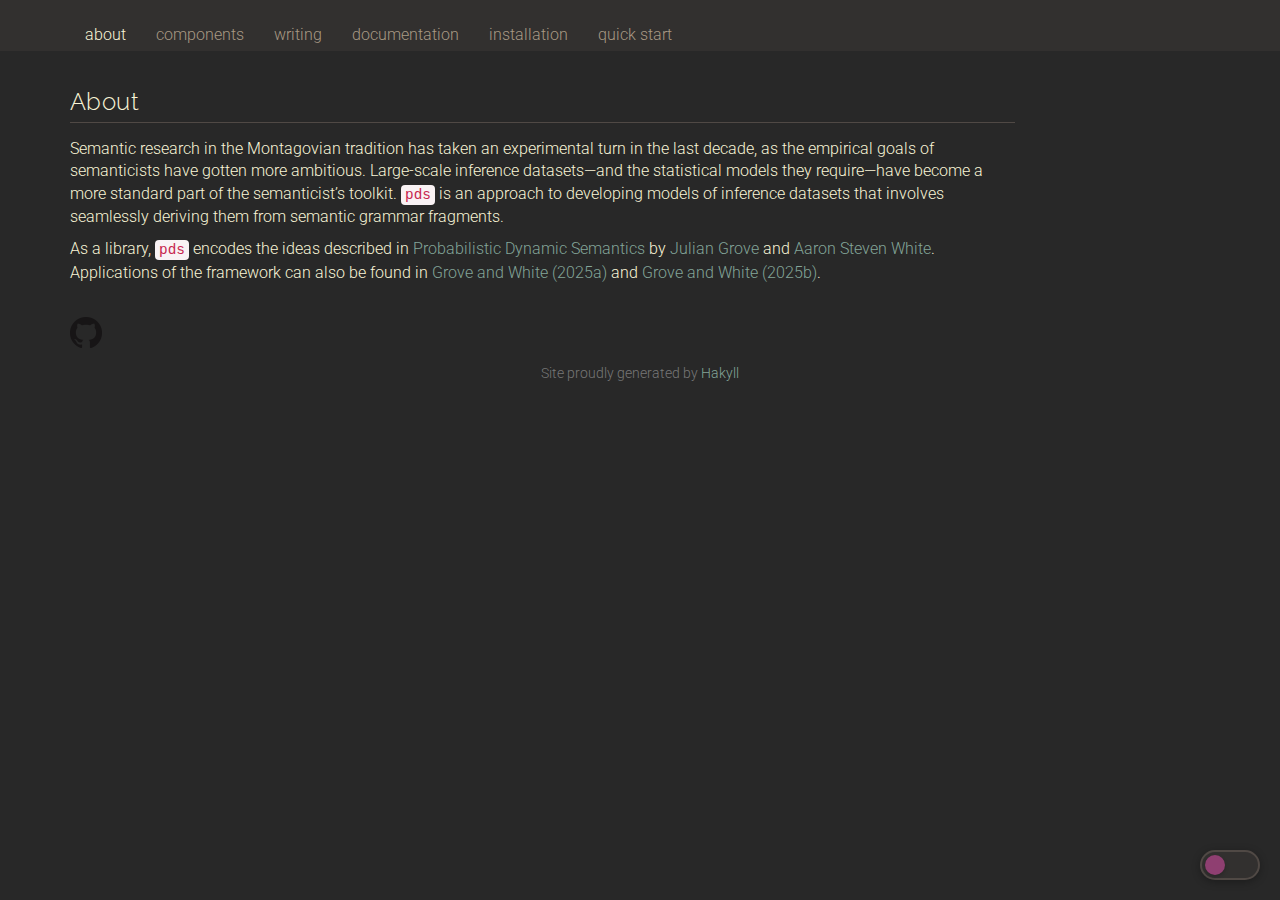
<file: index.html>
<!DOCTYPE html>
<html lang="en" data-theme="dark">
  <head>
    <!-- Google tag (gtag.js) -->
    <script async src="https://www.googletagmanager.com/gtag/js?id=G-W5NWCF9Y4X"></script>
    <script>
      window.dataLayer = window.dataLayer || [];
      function gtag(){dataLayer.push(arguments);}
      gtag('js', new Date());
      gtag('config', 'G-W5NWCF9Y4X');
    </script>

    <meta charset="utf-8">
    <meta name="viewport" content="width=device-width, initial-scale=1.0">
    <meta http-equiv="X-UA-Compatible" content="IE=edge">

    <title>probabilistic dynamic semantics - about</title>

    <!-- Fonts -->
    <link rel="stylesheet" href="https://fonts.googleapis.com/css2?family=Raleway:wght@400;500;600&family=Roboto:wght@300;400;500&display=swap">

    <!-- Bootstrap -->
    <link rel="stylesheet" href="https://maxcdn.bootstrapcdn.com/bootstrap/3.3.7/css/bootstrap.min.css">

    <!-- Site styles -->
    <link rel="stylesheet" href="./css/styles.css">

    <!-- jQuery + Bootstrap JS -->
    <script src="https://ajax.googleapis.com/ajax/libs/jquery/1.11.1/jquery.min.js" type="text/javascript"></script>
    <script src="https://maxcdn.bootstrapcdn.com/bootstrap/3.3.7/js/bootstrap.min.js"></script>

    <!-- Print + screen -->
    <link rel="stylesheet" type="text/css" href="./css/screen.css">
    <link rel="stylesheet" type="text/css" media="print" href="./css/print.css">
  </head>

  <body>
    <div class="container">
      <nav id="navbar" class="navbar navbar-default navbar-fixed-top">
        <div class="container">
          <div class="navbar-header">
            <button type="button" class="navbar-toggle" data-toggle="collapse" data-target=".navbar-collapse">
              <span class="sr-only">Toggle navigation</span>
              <span class="icon-bar"></span>
              <span class="icon-bar"></span>
              <span class="icon-bar"></span>
            </button>
          </div>

          <div class="navbar-collapse collapse">
<ul class="nav navbar-nav"><li class="active"><a href="index.html">about</a></li><li><a href="components.html">components</a></li><li><a href="writing.html">writing</a></li><li><a href="documentation.html">documentation</a></li><li><a href="installation.html">installation</a></li><li><a href="quickstart.html">quick start</a></li></ul>
</div>
        </div>
      </nav>

      <div class="row">
        <main role="main" class="col-md-10">
          <h2 id="about">About</h2>
<p>Semantic research in the Montagovian tradition has taken an experimental turn in the last decade, as the empirical goals of semanticists have gotten more ambitious.
Large-scale inference datasets—and the statistical models they require—have become a more standard part of the semanticist’s toolkit.
<code>pds</code> is an approach to developing models of inference datasets that involves seamlessly deriving them from semantic grammar fragments.</p>
<p>As a library, <code>pds</code> encodes the ideas described in <a href="https://lingbuzz.net/lingbuzz/008478">Probabilistic Dynamic Semantics</a> by <a href="https://juliangrove.github.io/">Julian Grove</a> and <a href="https://aaronstevenwhite.io/">Aaron Steven White</a>.
Applications of the framework can also be found in <a href="https://ling.auf.net/lingbuzz/007450">Grove and White (2025a)</a> and <a href="https://journals.linguisticsociety.org/proceedings/index.php/ELM/article/view/5857">Grove and White (2025b)</a>.</p>
          <br>
          <a href="https://github.com/probabilistic-dynamic-semantics" onclick="ga('send', 'event', 'link', 'click', 'github');">
            <img src="images/GitHub-Mark-32px.png">
          </a>
        </main>
      </div>

      <footer class="text-muted small">
        Site proudly generated by
        <a href="http://jaspervdj.be/hakyll">Hakyll</a>
      </footer>
    </div>

    <!-- Floating theme toggle -->
    <button id="theme-toggle" class="theme-toggle" aria-label="Toggle light / dark mode" title="Toggle light / dark mode">
      <!-- 🌙 -->
    </button>

    <!-- Theme toggle logic -->
    <script>
    (function () {
      const root = document.documentElement;
      const toggle = document.getElementById("theme-toggle");

      const saved = localStorage.getItem("theme");
      if (saved) {
        root.dataset.theme = saved;
      }

      // toggle.textContent =
        // root.dataset.theme === "light" ? "🌙" : "☀️";

      toggle.addEventListener("click", function () {
        const next =
          root.dataset.theme === "light" ? "dark" : "light";
        root.dataset.theme = next;
        localStorage.setItem("theme", next);
        // toggle.textContent = next === "light" ? "🌙" : "☀️";
      });
    })();
    </script>
  </body>
</html>
</file>
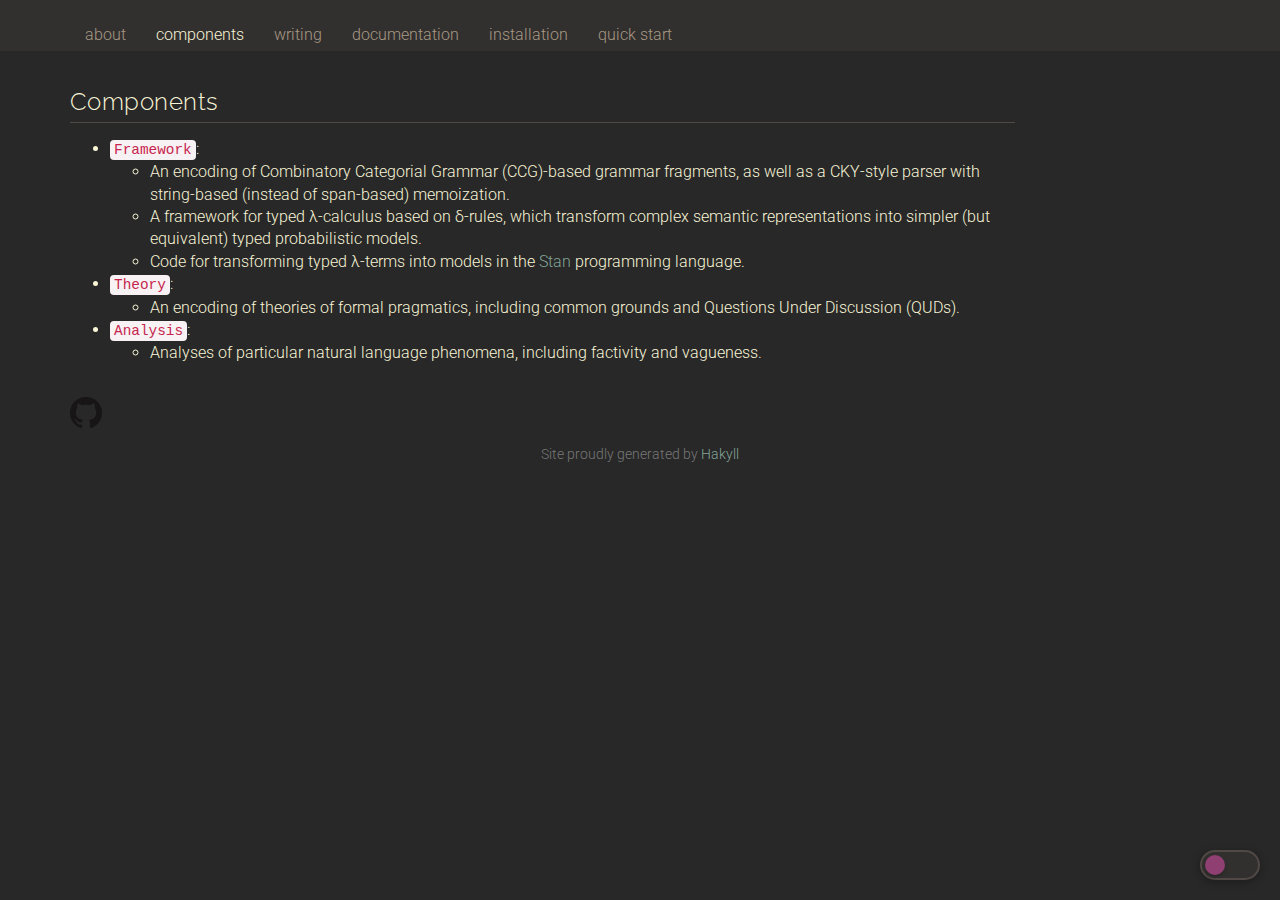
<file: components.html>
<!DOCTYPE html>
<html lang="en" data-theme="dark">
  <head>
    <meta charset="utf-8">
    <meta name="viewport" content="width=device-width, initial-scale=1.0">
    <meta http-equiv="X-UA-Compatible" content="IE=edge">

    <title>probabilistic dynamic semantics - components</title>

    <!-- Fonts -->
    <link rel="stylesheet" href="https://fonts.googleapis.com/css2?family=Raleway:wght@400;500;600&family=Roboto:wght@300;400;500&display=swap">

    <!-- Bootstrap -->
    <link rel="stylesheet" href="https://maxcdn.bootstrapcdn.com/bootstrap/3.3.7/css/bootstrap.min.css">

    <!-- Site styles -->
    <link rel="stylesheet" href="./css/styles.css">

    <!-- jQuery + Bootstrap JS -->
    <script src="https://ajax.googleapis.com/ajax/libs/jquery/1.11.1/jquery.min.js" type="text/javascript"></script>
    <script src="https://maxcdn.bootstrapcdn.com/bootstrap/3.3.7/js/bootstrap.min.js"></script>

    <!-- Print + screen -->
    <link rel="stylesheet" type="text/css" href="./css/screen.css">
    <link rel="stylesheet" type="text/css" media="print" href="./css/print.css">
  </head>

  <body>
    <div class="container">
      <nav id="navbar" class="navbar navbar-default navbar-fixed-top">
        <div class="container">
          <div class="navbar-header">
            <button type="button" class="navbar-toggle" data-toggle="collapse" data-target=".navbar-collapse">
              <span class="sr-only">Toggle navigation</span>
              <span class="icon-bar"></span>
              <span class="icon-bar"></span>
              <span class="icon-bar"></span>
            </button>
          </div>

          <div class="navbar-collapse collapse">
<ul class="nav navbar-nav"><li><a href="index.html">about</a></li><li class="active"><a href="components.html">components</a></li><li><a href="writing.html">writing</a></li><li><a href="documentation.html">documentation</a></li><li><a href="installation.html">installation</a></li><li><a href="quickstart.html">quick start</a></li></ul>
</div>
        </div>
      </nav>

      <div class="row">
        <main role="main" class="col-md-10">
          <h2 id="components">Components</h2>
<ul>
<li><a href="https://github.com/probabilistic-dynamic-semantics/pds/tree/main/src/Framework"><code>Framework</code></a>:
<ul>
<li>An encoding of Combinatory Categorial Grammar (CCG)-based grammar fragments, as well as a CKY-style parser with string-based (instead of span-based) memoization.</li>
<li>A framework for typed λ-calculus based on δ-rules, which transform complex semantic representations into simpler (but equivalent) typed probabilistic models.</li>
<li>Code for transforming typed λ-terms into models in the <a href="https://mc-stan.org/">Stan</a> programming language.</li>
</ul></li>
<li><a href="https://github.com/probabilistic-dynamic-semantics/pds/tree/main/src/Theory"><code>Theory</code></a>:
<ul>
<li>An encoding of theories of formal pragmatics, including common grounds and Questions Under Discussion (QUDs).</li>
</ul></li>
<li><a href="https://github.com/probabilistic-dynamic-semantics/pds/tree/main/src/Analysis"><code>Analysis</code></a>:
<ul>
<li>Analyses of particular natural language phenomena, including factivity and vagueness.</li>
</ul></li>
</ul>
          <br>
          <a href="https://github.com/probabilistic-dynamic-semantics" onclick="ga('send', 'event', 'link', 'click', 'github');">
            <img src="images/GitHub-Mark-32px.png">
          </a>
        </main>
      </div>

      <footer class="text-muted small">
        Site proudly generated by
        <a href="http://jaspervdj.be/hakyll">Hakyll</a>
      </footer>
    </div>

    <!-- Floating theme toggle -->
    <button id="theme-toggle" class="theme-toggle" aria-label="Toggle light / dark mode" title="Toggle light / dark mode">
      <!-- 🌙 -->
    </button>

    <!-- Theme toggle logic -->
    <script>
    (function () {
      const root = document.documentElement;
      const toggle = document.getElementById("theme-toggle");

      const saved = localStorage.getItem("theme");
      if (saved) {
        root.dataset.theme = saved;
      }

      // toggle.textContent =
        // root.dataset.theme === "light" ? "🌙" : "☀️";

      toggle.addEventListener("click", function () {
        const next =
          root.dataset.theme === "light" ? "dark" : "light";
        root.dataset.theme = next;
        localStorage.setItem("theme", next);
        // toggle.textContent = next === "light" ? "🌙" : "☀️";
      });
    })();
    </script>
  </body>
</html>
</file>
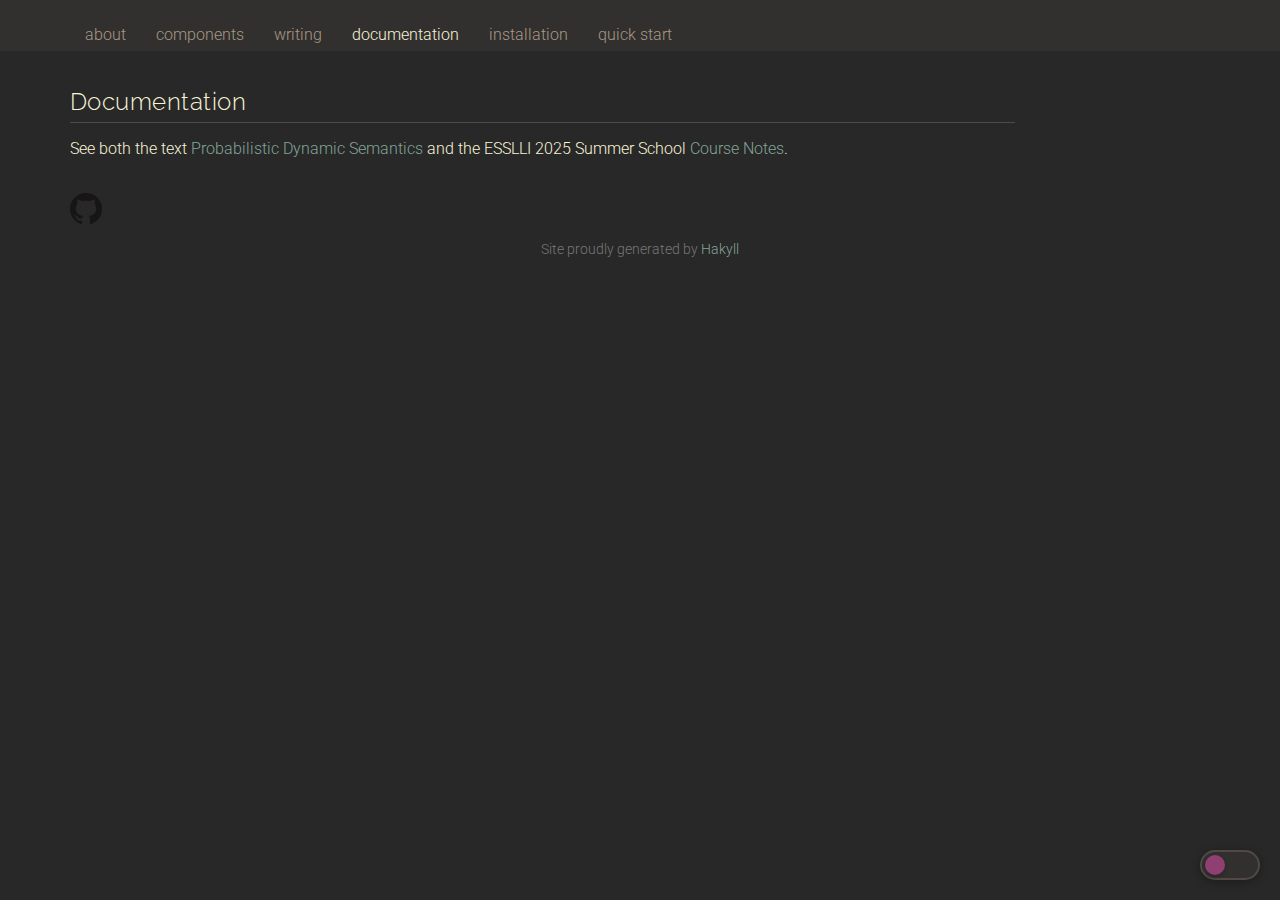
<file: documentation.html>
<!DOCTYPE html>
<html lang="en" data-theme="dark">
  <head>
    <meta charset="utf-8">
    <meta name="viewport" content="width=device-width, initial-scale=1.0">
    <meta http-equiv="X-UA-Compatible" content="IE=edge">

    <title>probabilistic dynamic semantics - documentation</title>

    <!-- Fonts -->
    <link rel="stylesheet" href="https://fonts.googleapis.com/css2?family=Raleway:wght@400;500;600&family=Roboto:wght@300;400;500&display=swap">

    <!-- Bootstrap -->
    <link rel="stylesheet" href="https://maxcdn.bootstrapcdn.com/bootstrap/3.3.7/css/bootstrap.min.css">

    <!-- Site styles -->
    <link rel="stylesheet" href="./css/styles.css">

    <!-- jQuery + Bootstrap JS -->
    <script src="https://ajax.googleapis.com/ajax/libs/jquery/1.11.1/jquery.min.js" type="text/javascript"></script>
    <script src="https://maxcdn.bootstrapcdn.com/bootstrap/3.3.7/js/bootstrap.min.js"></script>

    <!-- Print + screen -->
    <link rel="stylesheet" type="text/css" href="./css/screen.css">
    <link rel="stylesheet" type="text/css" media="print" href="./css/print.css">
  </head>

  <body>
    <div class="container">
      <nav id="navbar" class="navbar navbar-default navbar-fixed-top">
        <div class="container">
          <div class="navbar-header">
            <button type="button" class="navbar-toggle" data-toggle="collapse" data-target=".navbar-collapse">
              <span class="sr-only">Toggle navigation</span>
              <span class="icon-bar"></span>
              <span class="icon-bar"></span>
              <span class="icon-bar"></span>
            </button>
          </div>

          <div class="navbar-collapse collapse">
<ul class="nav navbar-nav"><li><a href="index.html">about</a></li><li><a href="components.html">components</a></li><li><a href="writing.html">writing</a></li><li class="active"><a href="documentation.html">documentation</a></li><li><a href="installation.html">installation</a></li><li><a href="quickstart.html">quick start</a></li></ul>
</div>
        </div>
      </nav>

      <div class="row">
        <main role="main" class="col-md-10">
          <h2 id="documentation">Documentation</h2>
<p>See both the text <a href="https://lingbuzz.net/lingbuzz/008478">Probabilistic Dynamic Semantics</a> and the ESSLLI 2025 Summer School <a href="https://juliangrove.github.io/esslli-2025/notes/">Course Notes</a>.</p>
          <br>
          <a href="https://github.com/probabilistic-dynamic-semantics" onclick="ga('send', 'event', 'link', 'click', 'github');">
            <img src="images/GitHub-Mark-32px.png">
          </a>
        </main>
      </div>

      <footer class="text-muted small">
        Site proudly generated by
        <a href="http://jaspervdj.be/hakyll">Hakyll</a>
      </footer>
    </div>

    <!-- Floating theme toggle -->
    <button id="theme-toggle" class="theme-toggle" aria-label="Toggle light / dark mode" title="Toggle light / dark mode">
      <!-- 🌙 -->
    </button>

    <!-- Theme toggle logic -->
    <script>
    (function () {
      const root = document.documentElement;
      const toggle = document.getElementById("theme-toggle");

      const saved = localStorage.getItem("theme");
      if (saved) {
        root.dataset.theme = saved;
      }

      // toggle.textContent =
        // root.dataset.theme === "light" ? "🌙" : "☀️";

      toggle.addEventListener("click", function () {
        const next =
          root.dataset.theme === "light" ? "dark" : "light";
        root.dataset.theme = next;
        localStorage.setItem("theme", next);
        // toggle.textContent = next === "light" ? "🌙" : "☀️";
      });
    })();
    </script>
  </body>
</html>
</file>
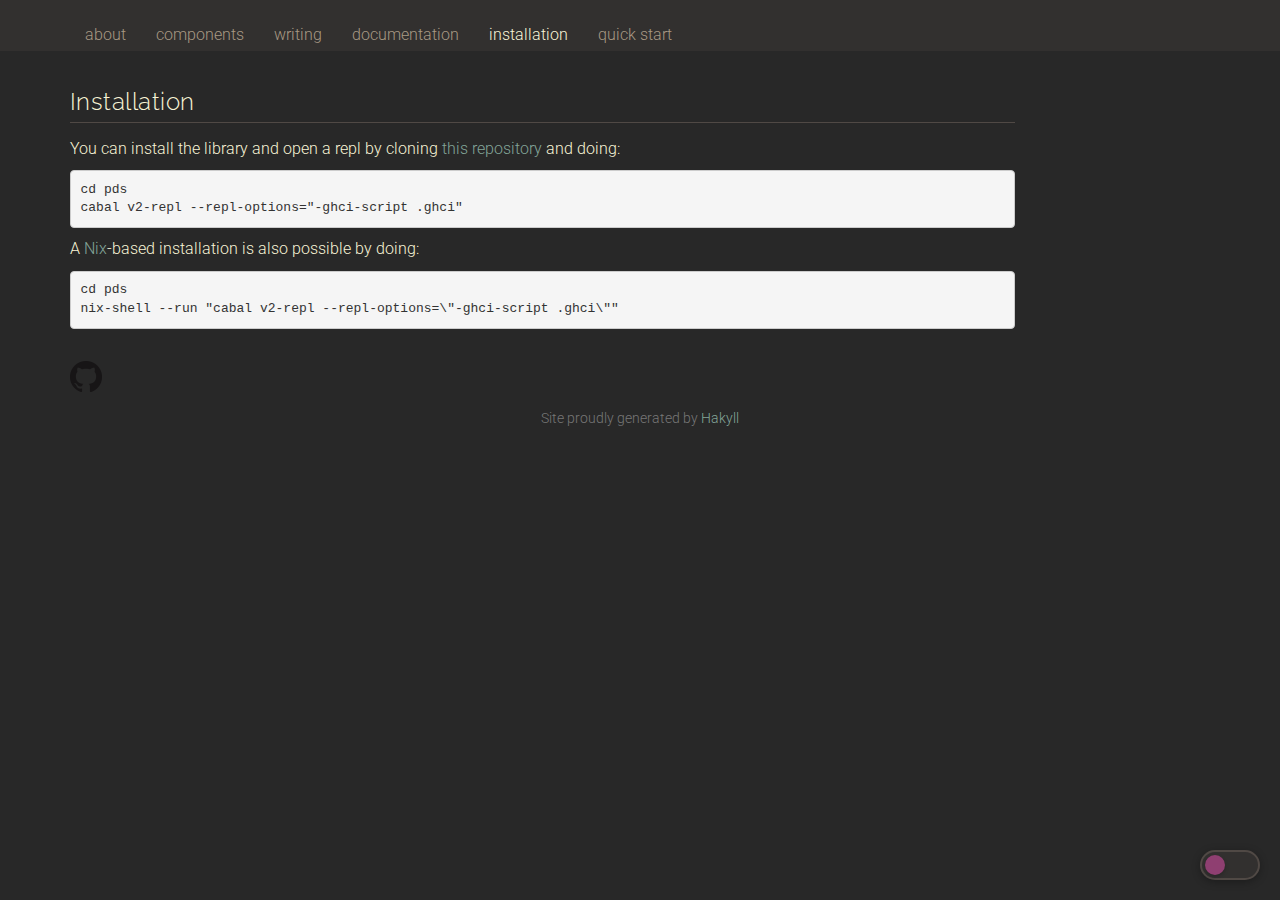
<file: installation.html>
<!DOCTYPE html>
<html lang="en" data-theme="dark">
  <head>
    <!-- Google tag (gtag.js) -->
    <script async src="https://www.googletagmanager.com/gtag/js?id=G-W5NWCF9Y4X"></script>
    <script>
      window.dataLayer = window.dataLayer || [];
      function gtag(){dataLayer.push(arguments);}
      gtag('js', new Date());
      gtag('config', 'G-W5NWCF9Y4X');
    </script>

    <meta charset="utf-8">
    <meta name="viewport" content="width=device-width, initial-scale=1.0">
    <meta http-equiv="X-UA-Compatible" content="IE=edge">

    <title>probabilistic dynamic semantics - installation</title>

    <!-- Fonts -->
    <link rel="stylesheet" href="https://fonts.googleapis.com/css2?family=Raleway:wght@400;500;600&family=Roboto:wght@300;400;500&display=swap">

    <!-- Bootstrap -->
    <link rel="stylesheet" href="https://maxcdn.bootstrapcdn.com/bootstrap/3.3.7/css/bootstrap.min.css">

    <!-- Site styles -->
    <link rel="stylesheet" href="./css/styles.css">

    <!-- jQuery + Bootstrap JS -->
    <script src="https://ajax.googleapis.com/ajax/libs/jquery/1.11.1/jquery.min.js" type="text/javascript"></script>
    <script src="https://maxcdn.bootstrapcdn.com/bootstrap/3.3.7/js/bootstrap.min.js"></script>

    <!-- Print + screen -->
    <link rel="stylesheet" type="text/css" href="./css/screen.css">
    <link rel="stylesheet" type="text/css" media="print" href="./css/print.css">
  </head>

  <body>
    <div class="container">
      <nav id="navbar" class="navbar navbar-default navbar-fixed-top">
        <div class="container">
          <div class="navbar-header">
            <button type="button" class="navbar-toggle" data-toggle="collapse" data-target=".navbar-collapse">
              <span class="sr-only">Toggle navigation</span>
              <span class="icon-bar"></span>
              <span class="icon-bar"></span>
              <span class="icon-bar"></span>
            </button>
          </div>

          <div class="navbar-collapse collapse">
<ul class="nav navbar-nav"><li><a href="index.html">about</a></li><li><a href="components.html">components</a></li><li><a href="writing.html">writing</a></li><li><a href="documentation.html">documentation</a></li><li class="active"><a href="installation.html">installation</a></li><li><a href="quickstart.html">quick start</a></li></ul>
</div>
        </div>
      </nav>

      <div class="row">
        <main role="main" class="col-md-10">
          <h2 id="installation">Installation</h2>
<p>You can install the library and open a repl by cloning <a href="https://github.com/probabilistic-dynamic-semantics/pds">this repository</a> and doing:</p>
<pre><code>cd pds
cabal v2-repl --repl-options=&quot;-ghci-script .ghci&quot;</code></pre>
<p>A <a href="https://nixos.org/">Nix</a>-based installation is also possible by doing:</p>
<pre><code>cd pds
nix-shell --run &quot;cabal v2-repl --repl-options=\&quot;-ghci-script .ghci\&quot;&quot;</code></pre>
          <br>
          <a href="https://github.com/probabilistic-dynamic-semantics" onclick="ga('send', 'event', 'link', 'click', 'github');">
            <img src="images/GitHub-Mark-32px.png">
          </a>
        </main>
      </div>

      <footer class="text-muted small">
        Site proudly generated by
        <a href="http://jaspervdj.be/hakyll">Hakyll</a>
      </footer>
    </div>

    <!-- Floating theme toggle -->
    <button id="theme-toggle" class="theme-toggle" aria-label="Toggle light / dark mode" title="Toggle light / dark mode">
      <!-- 🌙 -->
    </button>

    <!-- Theme toggle logic -->
    <script>
    (function () {
      const root = document.documentElement;
      const toggle = document.getElementById("theme-toggle");

      const saved = localStorage.getItem("theme");
      if (saved) {
        root.dataset.theme = saved;
      }

      // toggle.textContent =
        // root.dataset.theme === "light" ? "🌙" : "☀️";

      toggle.addEventListener("click", function () {
        const next =
          root.dataset.theme === "light" ? "dark" : "light";
        root.dataset.theme = next;
        localStorage.setItem("theme", next);
        // toggle.textContent = next === "light" ? "🌙" : "☀️";
      });
    })();
    </script>
  </body>
</html>
</file>
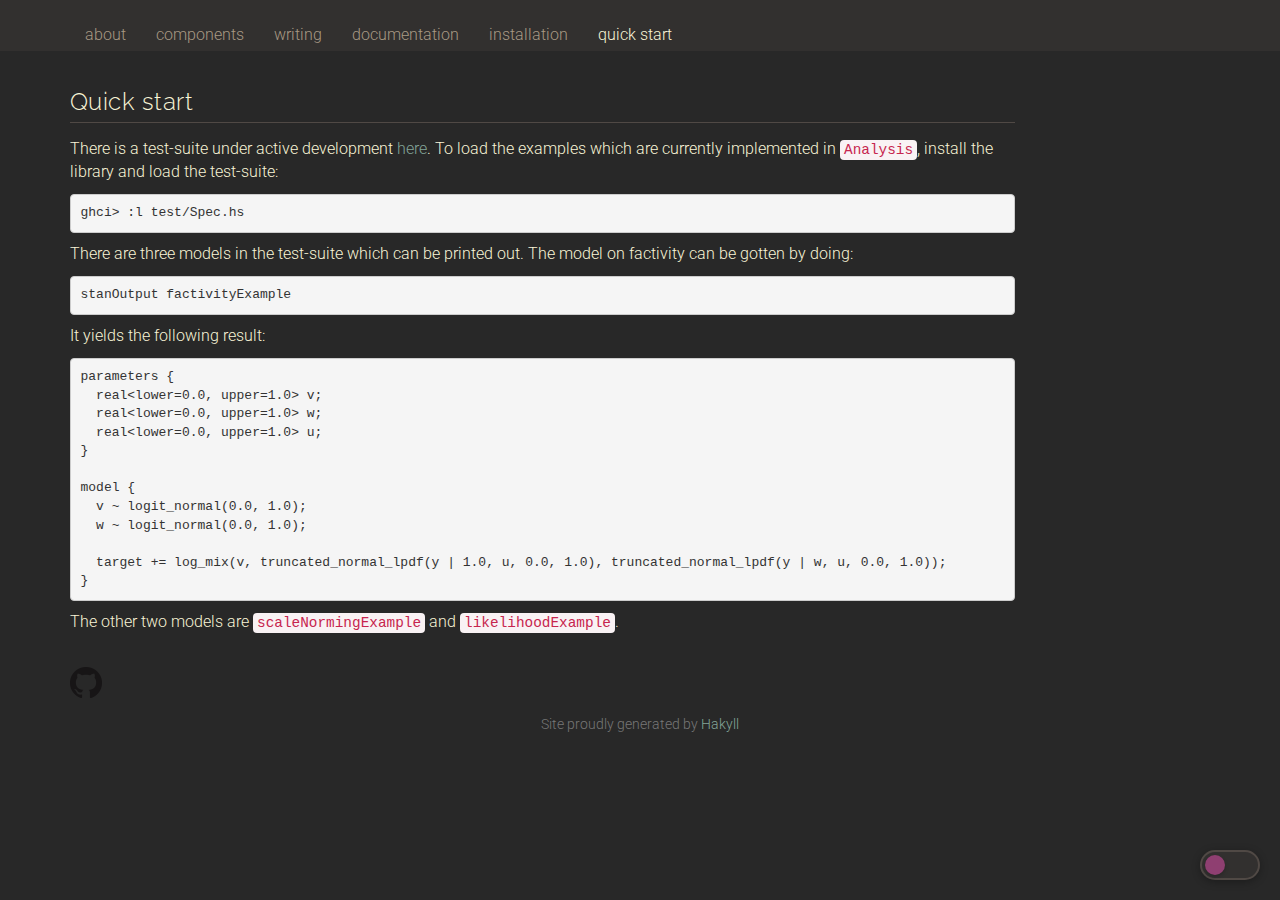
<file: quickstart.html>
<!DOCTYPE html>
<html lang="en" data-theme="dark">
  <head>
    <meta charset="utf-8">
    <meta name="viewport" content="width=device-width, initial-scale=1.0">
    <meta http-equiv="X-UA-Compatible" content="IE=edge">

    <title>probabilistic dynamic semantics - quick start</title>

    <!-- Fonts -->
    <link rel="stylesheet" href="https://fonts.googleapis.com/css2?family=Raleway:wght@400;500;600&family=Roboto:wght@300;400;500&display=swap">

    <!-- Bootstrap -->
    <link rel="stylesheet" href="https://maxcdn.bootstrapcdn.com/bootstrap/3.3.7/css/bootstrap.min.css">

    <!-- Site styles -->
    <link rel="stylesheet" href="./css/styles.css">

    <!-- jQuery + Bootstrap JS -->
    <script src="https://ajax.googleapis.com/ajax/libs/jquery/1.11.1/jquery.min.js" type="text/javascript"></script>
    <script src="https://maxcdn.bootstrapcdn.com/bootstrap/3.3.7/js/bootstrap.min.js"></script>

    <!-- Print + screen -->
    <link rel="stylesheet" type="text/css" href="./css/screen.css">
    <link rel="stylesheet" type="text/css" media="print" href="./css/print.css">
  </head>

  <body>
    <div class="container">
      <nav id="navbar" class="navbar navbar-default navbar-fixed-top">
        <div class="container">
          <div class="navbar-header">
            <button type="button" class="navbar-toggle" data-toggle="collapse" data-target=".navbar-collapse">
              <span class="sr-only">Toggle navigation</span>
              <span class="icon-bar"></span>
              <span class="icon-bar"></span>
              <span class="icon-bar"></span>
            </button>
          </div>

          <div class="navbar-collapse collapse">
<ul class="nav navbar-nav"><li><a href="index.html">about</a></li><li><a href="components.html">components</a></li><li><a href="writing.html">writing</a></li><li><a href="documentation.html">documentation</a></li><li><a href="installation.html">installation</a></li><li class="active"><a href="quickstart.html">quick start</a></li></ul>
</div>
        </div>
      </nav>

      <div class="row">
        <main role="main" class="col-md-10">
          <h2 id="quick-start">Quick start</h2>
<p>There is a test-suite under active development <a href="https://github.com/probabilistic-dynamic-semantics/pds/blob/readme/test/Spec.hs">here</a>.
To load the examples which are currently implemented in <a href="https://github.com/probabilistic-dynamic-semantics/pds/tree/readme/src/Analysis"><code>Analysis</code></a>, install the library and load the test-suite:</p>
<pre><code>ghci&gt; :l test/Spec.hs</code></pre>
<p>There are three models in the test-suite which can be printed out.
The model on factivity can be gotten by doing:</p>
<pre><code>stanOutput factivityExample</code></pre>
<p>It yields the following result:</p>
<pre><code>parameters {
  real&lt;lower=0.0, upper=1.0&gt; v;
  real&lt;lower=0.0, upper=1.0&gt; w;
  real&lt;lower=0.0, upper=1.0&gt; u;
}

model {
  v ~ logit_normal(0.0, 1.0);
  w ~ logit_normal(0.0, 1.0);

  target += log_mix(v, truncated_normal_lpdf(y | 1.0, u, 0.0, 1.0), truncated_normal_lpdf(y | w, u, 0.0, 1.0));
}</code></pre>
<p>The other two models are <code>scaleNormingExample</code> and <code>likelihoodExample</code>.</p>
          <br>
          <a href="https://github.com/probabilistic-dynamic-semantics" onclick="ga('send', 'event', 'link', 'click', 'github');">
            <img src="images/GitHub-Mark-32px.png">
          </a>
        </main>
      </div>

      <footer class="text-muted small">
        Site proudly generated by
        <a href="http://jaspervdj.be/hakyll">Hakyll</a>
      </footer>
    </div>

    <!-- Floating theme toggle -->
    <button id="theme-toggle" class="theme-toggle" aria-label="Toggle light / dark mode" title="Toggle light / dark mode">
      <!-- 🌙 -->
    </button>

    <!-- Theme toggle logic -->
    <script>
    (function () {
      const root = document.documentElement;
      const toggle = document.getElementById("theme-toggle");

      const saved = localStorage.getItem("theme");
      if (saved) {
        root.dataset.theme = saved;
      }

      // toggle.textContent =
        // root.dataset.theme === "light" ? "🌙" : "☀️";

      toggle.addEventListener("click", function () {
        const next =
          root.dataset.theme === "light" ? "dark" : "light";
        root.dataset.theme = next;
        localStorage.setItem("theme", next);
        // toggle.textContent = next === "light" ? "🌙" : "☀️";
      });
    })();
    </script>
  </body>
</html>
</file>
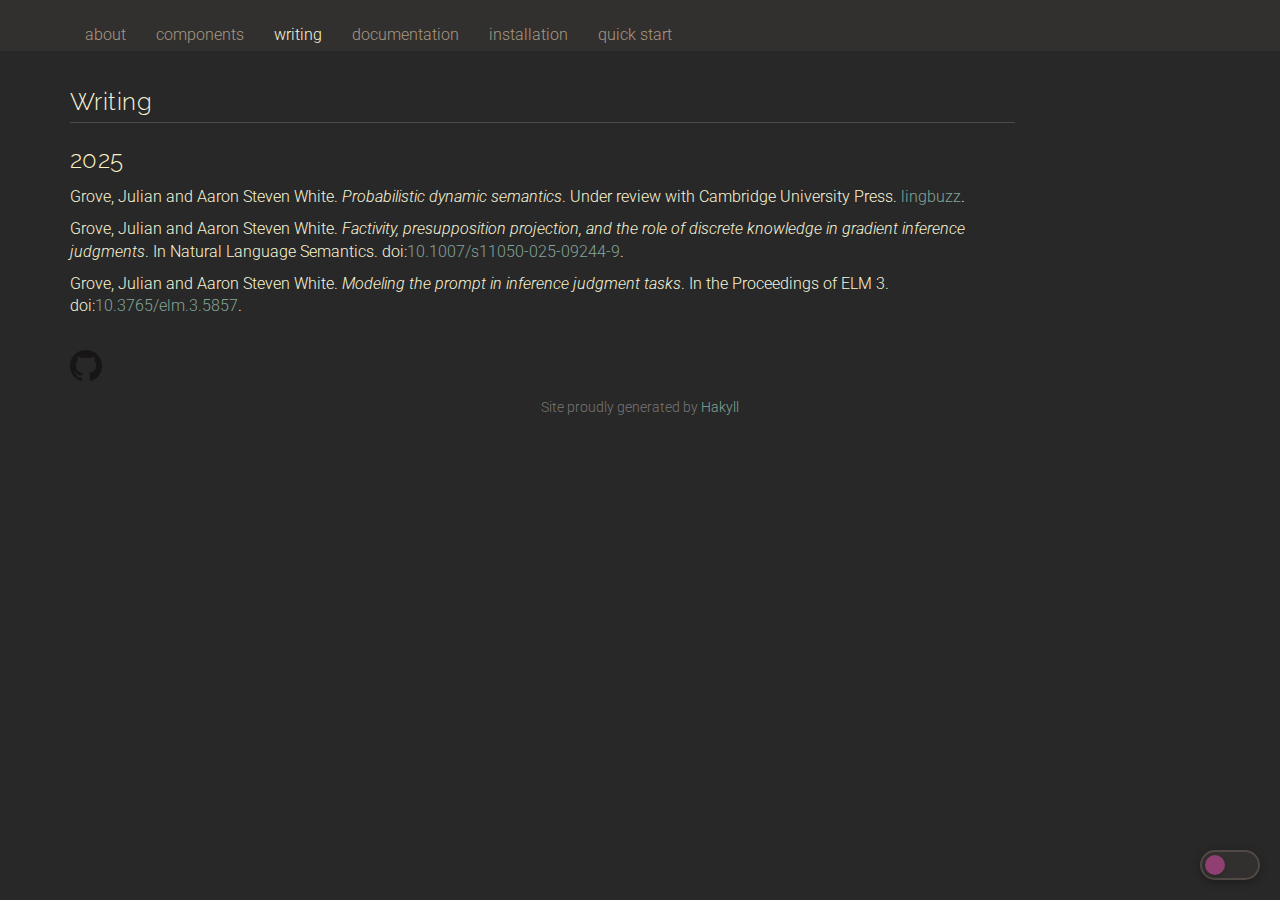
<file: writing.html>
<!DOCTYPE html>
<html lang="en" data-theme="dark">
  <head>
    <!-- Google tag (gtag.js) -->
    <script async src="https://www.googletagmanager.com/gtag/js?id=G-W5NWCF9Y4X"></script>
    <script>
      window.dataLayer = window.dataLayer || [];
      function gtag(){dataLayer.push(arguments);}
      gtag('js', new Date());
      gtag('config', 'G-W5NWCF9Y4X');
    </script>

    <meta charset="utf-8">
    <meta name="viewport" content="width=device-width, initial-scale=1.0">
    <meta http-equiv="X-UA-Compatible" content="IE=edge">

    <title>probabilistic dynamic semantics - writing</title>

    <!-- Fonts -->
    <link rel="stylesheet" href="https://fonts.googleapis.com/css2?family=Raleway:wght@400;500;600&family=Roboto:wght@300;400;500&display=swap">

    <!-- Bootstrap -->
    <link rel="stylesheet" href="https://maxcdn.bootstrapcdn.com/bootstrap/3.3.7/css/bootstrap.min.css">

    <!-- Site styles -->
    <link rel="stylesheet" href="./css/styles.css">

    <!-- jQuery + Bootstrap JS -->
    <script src="https://ajax.googleapis.com/ajax/libs/jquery/1.11.1/jquery.min.js" type="text/javascript"></script>
    <script src="https://maxcdn.bootstrapcdn.com/bootstrap/3.3.7/js/bootstrap.min.js"></script>

    <!-- Print + screen -->
    <link rel="stylesheet" type="text/css" href="./css/screen.css">
    <link rel="stylesheet" type="text/css" media="print" href="./css/print.css">
  </head>

  <body>
    <div class="container">
      <nav id="navbar" class="navbar navbar-default navbar-fixed-top">
        <div class="container">
          <div class="navbar-header">
            <button type="button" class="navbar-toggle" data-toggle="collapse" data-target=".navbar-collapse">
              <span class="sr-only">Toggle navigation</span>
              <span class="icon-bar"></span>
              <span class="icon-bar"></span>
              <span class="icon-bar"></span>
            </button>
          </div>

          <div class="navbar-collapse collapse">
<ul class="nav navbar-nav"><li><a href="index.html">about</a></li><li><a href="components.html">components</a></li><li class="active"><a href="writing.html">writing</a></li><li><a href="documentation.html">documentation</a></li><li><a href="installation.html">installation</a></li><li><a href="quickstart.html">quick start</a></li></ul>
</div>
        </div>
      </nav>

      <div class="row">
        <main role="main" class="col-md-10">
          <h2 id="writing">Writing</h2>
<h3 id="section">2025</h3>
<p>Grove, Julian and Aaron Steven White.
<em>Probabilistic dynamic semantics</em>.
Under review with Cambridge University Press.
<a href="https://lingbuzz.net/lingbuzz/008478/">lingbuzz</a>.</p>
<p>Grove, Julian and Aaron Steven White.
<em>Factivity, presupposition projection, and the role of discrete knowledge in gradient inference judgments</em>.
In Natural Language Semantics.
doi:<a href="https://doi.org/10.1007/s11050-025-09244-9">10.1007/s11050-025-09244-9</a>.</p>
<p>Grove, Julian and Aaron Steven White.
<em>Modeling the prompt in inference judgment tasks</em>.
In the Proceedings of ELM 3.
doi:<a href="https://doi.org/10.3765/elm.3.5857">10.3765/elm.3.5857</a>.</p>
          <br>
          <a href="https://github.com/probabilistic-dynamic-semantics" onclick="ga('send', 'event', 'link', 'click', 'github');">
            <img src="images/GitHub-Mark-32px.png">
          </a>
        </main>
      </div>

      <footer class="text-muted small">
        Site proudly generated by
        <a href="http://jaspervdj.be/hakyll">Hakyll</a>
      </footer>
    </div>

    <!-- Floating theme toggle -->
    <button id="theme-toggle" class="theme-toggle" aria-label="Toggle light / dark mode" title="Toggle light / dark mode">
      <!-- 🌙 -->
    </button>

    <!-- Theme toggle logic -->
    <script>
    (function () {
      const root = document.documentElement;
      const toggle = document.getElementById("theme-toggle");

      const saved = localStorage.getItem("theme");
      if (saved) {
        root.dataset.theme = saved;
      }

      // toggle.textContent =
        // root.dataset.theme === "light" ? "🌙" : "☀️";

      toggle.addEventListener("click", function () {
        const next =
          root.dataset.theme === "light" ? "dark" : "light";
        root.dataset.theme = next;
        localStorage.setItem("theme", next);
        // toggle.textContent = next === "light" ? "🌙" : "☀️";
      });
    })();
    </script>
  </body>
</html>
</file>
<file: css/styles.css>
/* =========================
   Theme variables
   ========================= */

/* Dark theme (default) */
:root {
    --bg: #282828;
    --fg: #f9f5d7;
    --fg-muted: #a89984;

    --heading: #fbf1c7;
    --border: #504945;

    --link: #83a598;
    --link-hover: #458588;
    --link-focus: #98971a;

    --navbar-bg: #32302f;
    --navbar-bg-alt: #504945;

    --dropdown-bg: #504945;
    --dropdown-hover: #32302f;
    --dropdown-active: #665c54;

     --accent: #8f3f71;
}

/* Light theme override */
[data-theme="light"] {
    --bg: #f9f5d7;
    --fg: #3c3836;
    --fg-muted: #7c6f64;

    --heading: #3c3836;
    --border: #d5c4a1;

    --link: #076678;
    --link-hover: #458588;
    --link-focus: #79740e;

    --navbar-bg: #f2e5bc;
    --navbar-bg-alt: #d5c4a1;

    --dropdown-bg: #ebdbb2;
    --dropdown-hover: #d5c4a1;
    --dropdown-active: #bdae93;

    --accent: #83a598;
}

/* =========================
   Base styles
   ========================= */

body {
    font-family: 'Roboto', sans-serif !important;
    font-weight: 300;
    background-color: var(--bg);
    color: var(--fg);
    line-height: 1.6;
}

/* Raleway for all headings */
h1, h2, h3, h4, h5, h6,
.h1, .h2, .h3, .h4, .h5, .h6,
.page-header h1,
.panel-title,
.modal-title {
    font-family: 'Raleway', sans-serif !important;
    font-weight: 500;
    letter-spacing: 0.02em;
    text-transform: none;
}

/* Heading-specific styles */

h1 {
    font-size: 2.2em;
    font-weight: 600;
    margin: 1em 0 0.5em;
    color: var(--heading);
}

h2 {
    font-size: 1.8em;
    margin: 1.2em 0 0.6em;
    padding-bottom: 0.3em;
    border-bottom: 1px solid var(--border);
}

h3 {
    font-size: 1.4em;
    margin: 1em 0 0.5em;
    color: var(--heading);
}

/* =========================
   Navbar
   ========================= */

.navbar-default {
    background-color: var(--navbar-bg);
    border-color: var(--navbar-bg);
}

.navbar-default .navbar-nav > li > a {
    color: var(--fg-muted);
    font-family: 'Roboto', sans-serif !important;
    font-weight: 300;
    text-transform: none;
}

.navbar-default .navbar-nav > li > a:hover,
.navbar-default .navbar-nav > li > a:focus {
    color: var(--fg);
}

/* Active navbar item */
.navbar-default .navbar-nav > .active > a,
.navbar-default .navbar-nav > .active > a:hover,
.navbar-default .navbar-nav > .active > a:focus {
    color: var(--fg) !important;
    background-color: var(--navbar-bg) !important;
}

/* =========================
   Dropdown menus
   ========================= */

.navbar-default .navbar-nav > .open > a,
.navbar-default .navbar-nav > .open > a:hover,
.navbar-default .navbar-nav > .open > a:focus {
    background-color: var(--navbar-bg-alt) !important;
    color: var(--fg) !important;
}

.navbar-default .dropdown-menu {
    padding-top: 5px;
    padding-bottom: 5px;
    background-color: var(--dropdown-bg);
}

.navbar-default .navbar-nav .dropdown-menu > li > a {
    background-color: var(--dropdown-bg) !important;
    color: var(--fg-muted);
    font-family: 'Roboto', sans-serif !important;
    font-weight: 300;
}

.navbar-default .navbar-nav .dropdown-menu > li > a:hover,
.navbar-default .navbar-nav .dropdown-menu > li > a:focus {
    color: var(--fg);
    background-color: var(--dropdown-hover);
}

.navbar-default .navbar-nav .dropdown-menu > .active > a,
.navbar-default .navbar-nav .dropdown-menu > .active > a:hover,
.navbar-default .navbar-nav .dropdown-menu > .active > a:focus {
    color: var(--accent);
    background-color: var(--dropdown-active);
    font-weight: 500;
}

.navbar-default .navbar-nav .dropdown-menu .divider {
    background-color: var(--border);
}

/* Dropdown arrow */
.navbar-default .navbar-nav > .open > a:after {
    border-top-color: var(--fg);
}

/* =========================
   Links
   ========================= */

a {
    color: var(--link);
    text-decoration: none;
    transition: color 0.2s ease;
}

a:hover {
    color: var(--link-hover);
    text-decoration: none;
}

a:focus {
    color: var(--link-focus);
    text-decoration: none;
}

/* =========================
   Layout
   ========================= */

.container {
    padding-top: 20px;
}

/* =========================
   Responsive
   ========================= */

@media (max-width: 768px) {
    h1 { font-size: 1.8em; }
    h2 { font-size: 1.5em; }
}

/* =========================
   Details / Summary
   ========================= */

details {
    margin: 1em 0;
}

summary {
    color: var(--link);
    cursor: pointer;
    font-family: 'Roboto', sans-serif !important;
}

summary:hover {
    color: var(--link-hover);
}

/* =========================
   Navbar
   ========================= */

.navbar-default {
    background-color: var(--navbar-bg);
    border-color: var(--navbar-bg);
    min-height: 10px;  /* Add this - default is 50px */
}

.navbar-default .navbar-nav > li > a {
    color: var(--fg-muted);
    font-family: 'Roboto', sans-serif !important;
    font-weight: 300;
    text-transform: none;
    padding-top: 5px;    /* Add this - default is 15px */
    padding-bottom: 5px; /* Add this - default is 15px */
}

/* =========================
   Theme toggle switch
   ========================= */

.theme-toggle {
    position: fixed;
    bottom: 20px;
    right: 20px;
    width: 60px;
    height: 30px;
    border-radius: 15px;
    border: 2px solid var(--border);
    background: var(--navbar-bg);
    cursor: pointer;
    transition: all 0.3s ease;
    z-index: 1000;
    display: flex;
    align-items: center;
    padding: 3px;
    box-shadow: 0 2px 8px rgba(0, 0, 0, 0.3);
}

.theme-toggle:hover {
    box-shadow: 0 4px 12px rgba(0, 0, 0, 0.4);
    border-color: var(--accent);
}

.theme-toggle::before {
    content: '';
    width: 20px;
    height: 20px;
    border-radius: 50%;
    background: var(--accent);
    transition: transform 0.3s ease;
    transform: translateX(0);
    box-shadow: 0 2px 4px rgba(0, 0, 0, 0.2);
}

[data-theme="light"] .theme-toggle::before {
    transform: translateX(30px);
}
</file>
<file: css/screen.css>
body {
    padding-top: 40px;
    font-size: 12pt;
    line-height: 1.4em
}

h1,h2,h3,h4,h5,h6 {
    font-family: monospace;
    font-size: 24px;
    font-style: normal;
    font-variant: normal;
    font-weight: 300;
    line-height: 26.4px
}

header h1 {
    background-color: lightgray;
    font-size: 24pt
}

footer {
    padding: 1em;
    text-align: center
}
</file>
<file: css/print.css>
body{width:100%!important;margin:0!important;padding:0!important;line-height:1.4;word-spacing:1.1pt;letter-spacing:0.2pt;font-family:monospace;color:lightgray;background-color:lightgray;font-size:16pt}h1,h2,h3,h4,h5,h6{font-family:monospace;font-size:24px;font-style:normal;font-variant:normal;font-weight:700;line-height:26.4px}h1{font-size:19pt}h2{font-size:17pt}h3{font-size:15pt}h4,h5,h6{font-size:12pt}pre,code{font:12pt monospace}blockquote{margin:1.3em;padding:1em;font-size:10pt}hr{background-color:lightgray}img{float:left;margin:1em 1.5em 1.5em 0}a img{border:none}a:link,a:visited{background:transparent;font-weight:normal;text-decoration:underline;color:#333}a:link[href^="http://"]:after,a[href^="http://"]:visited:after{content:" (" attr(href) ")";font-size:90%}a[href^="http://"]{color:black}table{margin:1px;text-align:left}th{font-weight:bold}th,td{padding:4px 10px 4px 0}tfoot{font-style:italic}caption{background:black;margin-bottom:2em;text-align:left}thead{display:table-header-group}tr{page-break-inside:avoid}
</file>
